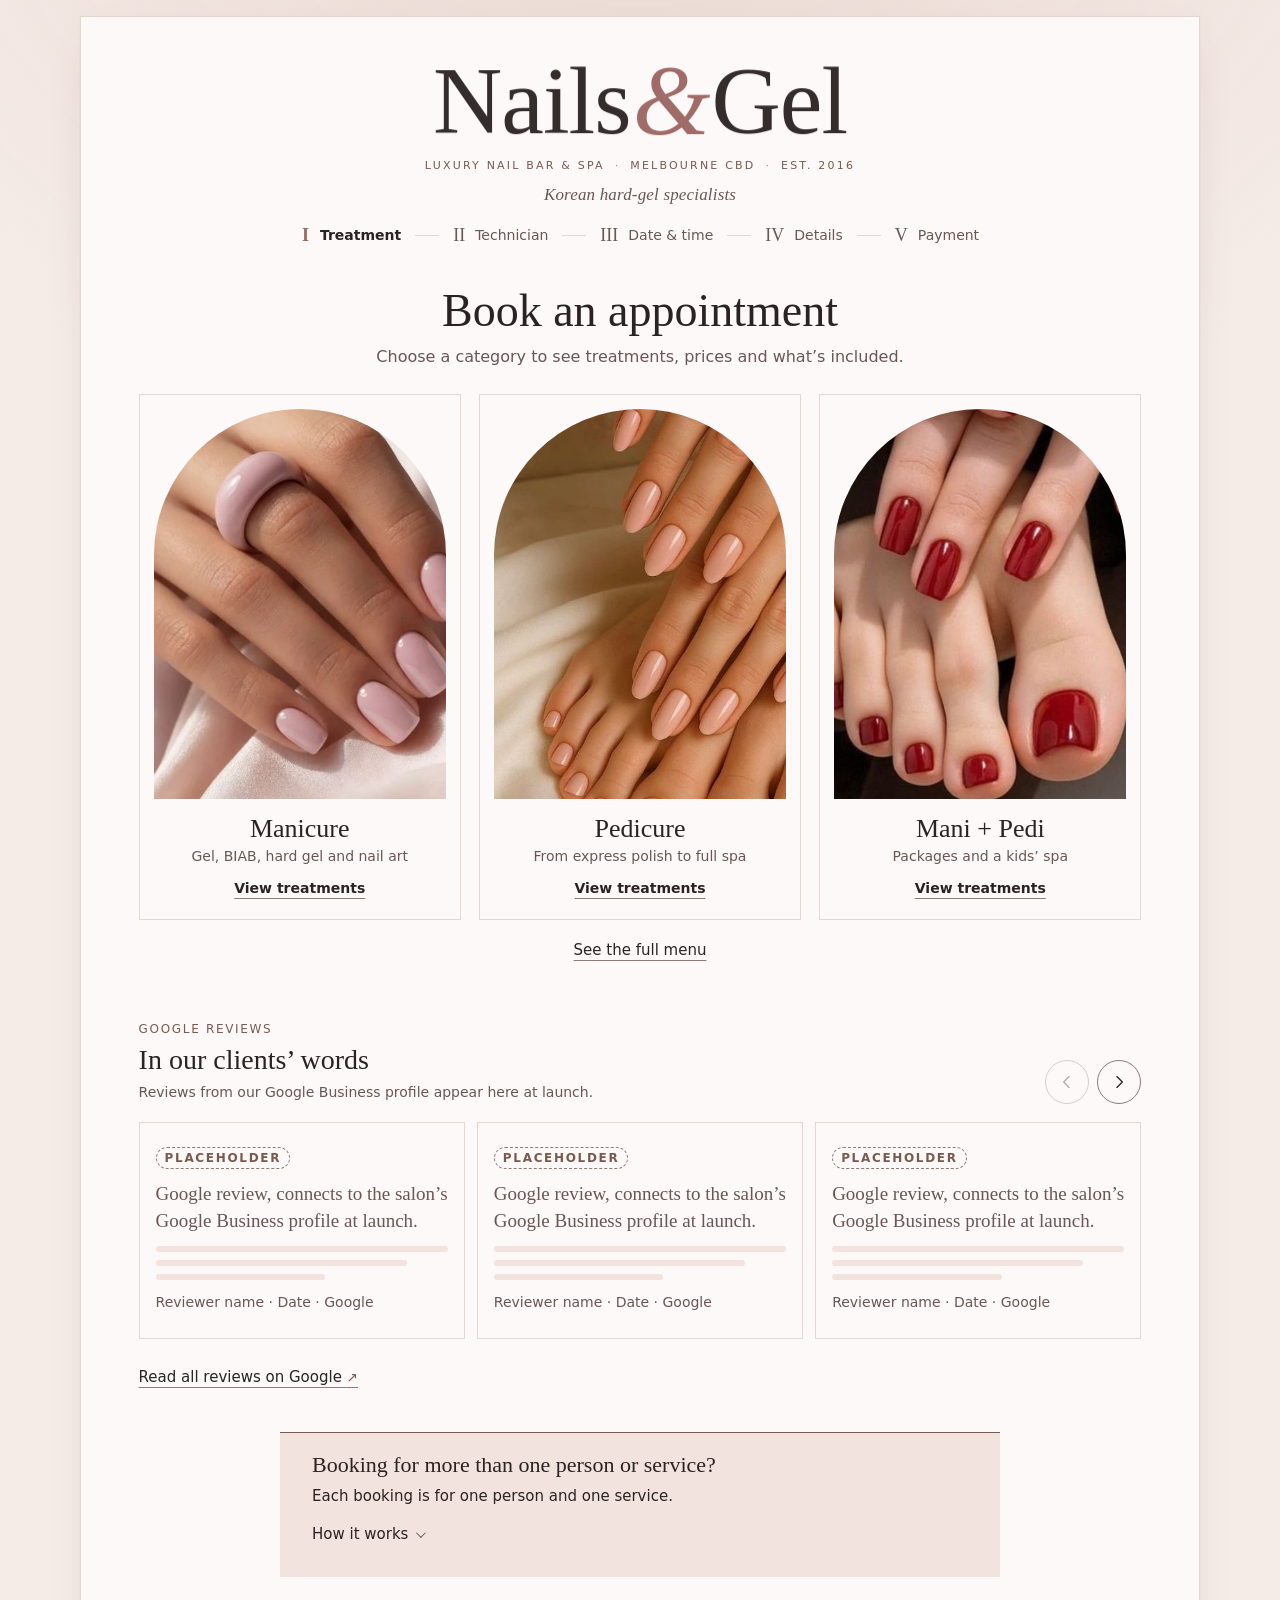
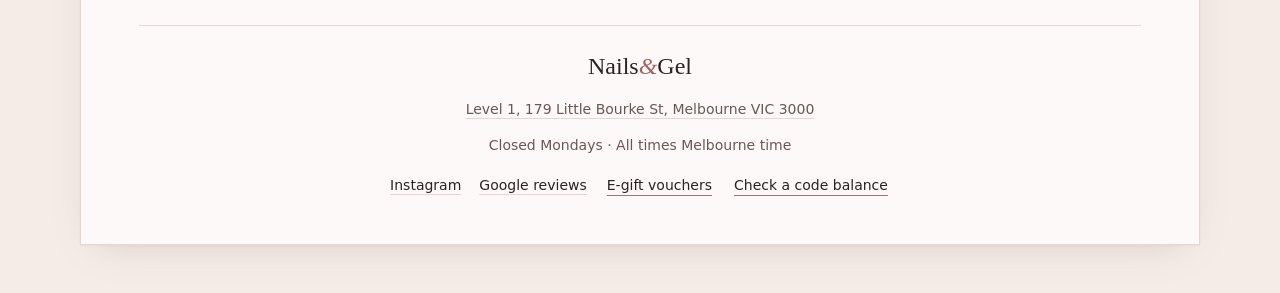
<file: index.html>
<!doctype html>
<html lang="en">
<head>
<meta charset="utf-8">
<meta name="viewport" content="width=device-width, initial-scale=1">
<title>Nails&amp;Gel · Book an appointment</title>
<meta http-equiv="refresh" content="0; url=demo/">
<link rel="canonical" href="demo/">
</head>
<body>
<p><a href="demo/">Continue to Nails&amp;Gel booking</a></p>
</body>
</html>
</file>
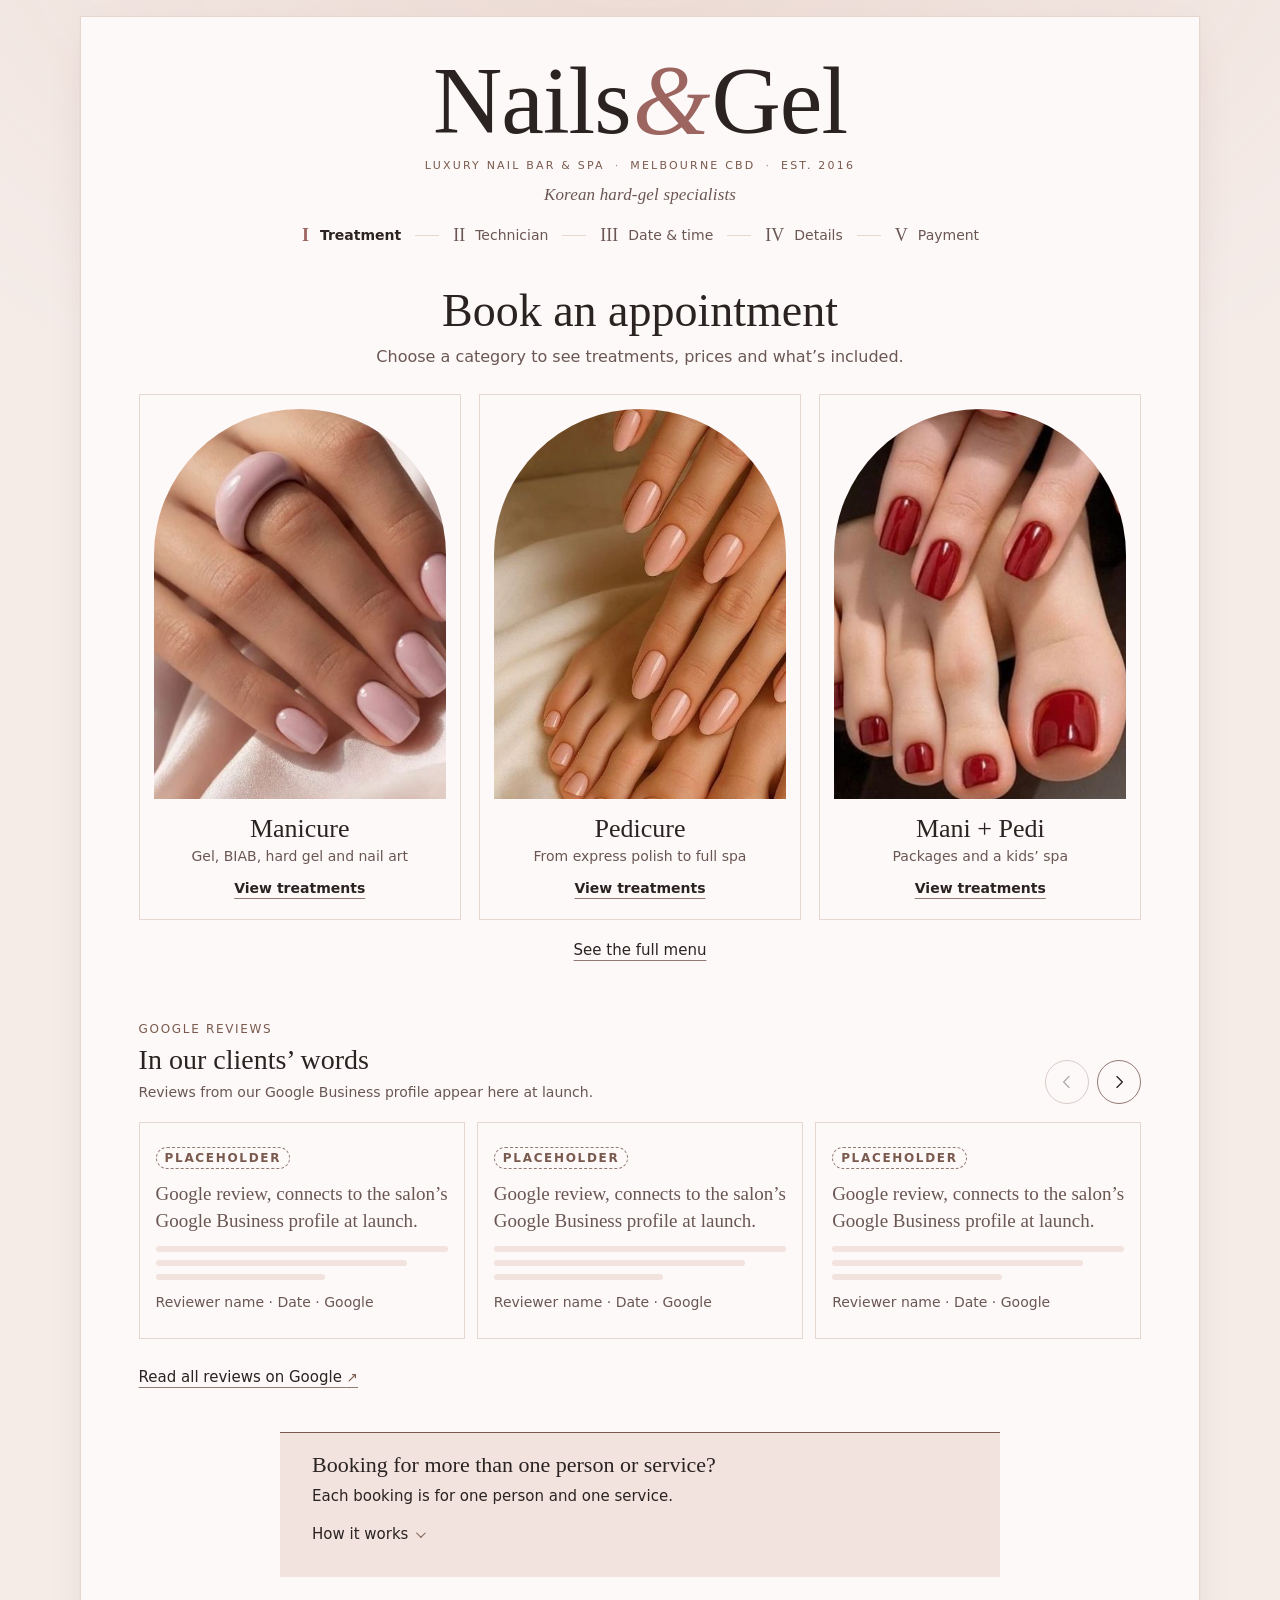
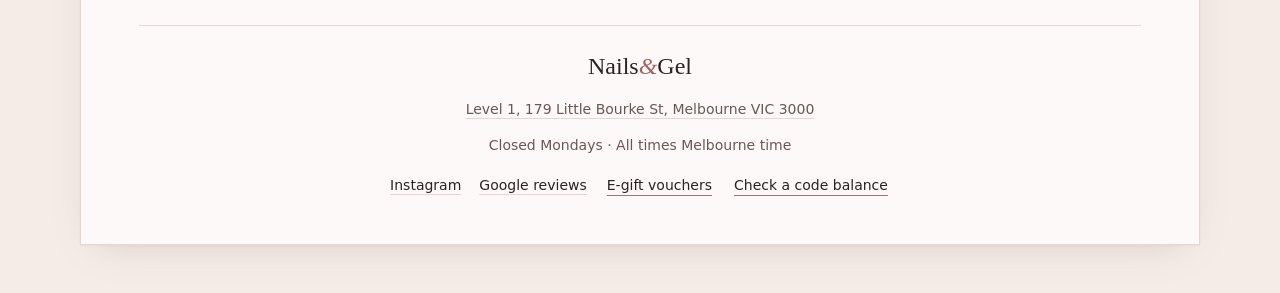
<file: demo/index.html>
<!doctype html>
<html lang="en-AU">
<head>
<meta charset="utf-8">
<meta name="viewport" content="width=device-width, initial-scale=1, viewport-fit=cover">
<meta http-equiv="Content-Security-Policy" content="default-src 'none'; script-src 'self'; style-src 'self' https://fonts.googleapis.com; font-src https://fonts.gstatic.com; img-src 'self'; object-src 'none'; base-uri 'none'; form-action 'none'">
<meta name="referrer" content="strict-origin-when-cross-origin">
<title>Korean Nail Salon Melbourne CBD · Hard Gel &amp; BIAB · Nails&amp;Gel</title>
<meta name="description" content="Korean hard-gel specialists in Melbourne CBD since 2016. Hard gel, BIAB and gel manicures, spa pedicures and nail art. Level 1, 179 Little Bourke St. Book online.">
<meta property="og:type" content="website">
<meta property="og:locale" content="en_AU">
<meta property="og:site_name" content="Nails&amp;Gel">
<meta property="og:title" content="Nails&amp;Gel · Korean nail salon, Melbourne CBD">
<meta property="og:description" content="Korean hard-gel specialists in Melbourne CBD since 2016. Hard gel, BIAB and gel manicures, spa pedicures and nail art. Level 1, 179 Little Bourke St. Book online.">
<meta name="theme-color" content="#FDF9F8" media="(prefers-color-scheme: light)">
<meta name="theme-color" content="#161111" media="(prefers-color-scheme: dark)">
<link rel="preconnect" href="https://fonts.googleapis.com">
<link rel="preconnect" href="https://fonts.gstatic.com" crossorigin>
<link rel="stylesheet" href="https://fonts.googleapis.com/css2?family=Hanken+Grotesk:wght@400;500;600&amp;family=Instrument+Serif:ital@0;1&amp;display=swap">
<link rel="stylesheet" href="assets/style.css">
<!-- JSON-LD is a data block, not an executed script, so script-src 'self' does not block it.
     No aggregateRating and no openingHours until live Google data and confirmed hours exist. -->
<script type="application/ld+json">
{"@context":"https://schema.org","@type":"NailSalon","name":"Nails&Gel","description":"Luxury nail bar and spa. Korean hard-gel specialists in Melbourne CBD.","foundingDate":"2016","address":{"@type":"PostalAddress","streetAddress":"Level 1, 179 Little Bourke St","addressLocality":"Melbourne","addressRegion":"VIC","postalCode":"3000","addressCountry":"AU"},"sameAs":["https://www.instagram.com/nailangelmelbourne/"]}
</script>
<script src="assets/app.js" defer></script>
</head>
<body>
<!--BODY-->
<a class="skip" href="#main">Skip to booking</a>
<div class="maison" data-step="0">
  <header class="mast">
    <a class="wordmark" href="./" data-reset aria-label="Nails&amp;Gel, start a new booking">Nails<span class="amp">&amp;</span>Gel</a>
    <p class="tagline"><span>Luxury nail bar &amp; spa</span><span>Melbourne CBD</span><span>Est. 2016</span></p>
    <p class="subtitle">Korean hard-gel specialists</p>
  </header>
  <nav class="progress" id="progress" aria-label="Booking steps"></nav>
  <div class="layout" id="layout">
    <main id="main" tabindex="-1"></main>
    <aside class="summary" id="summary" aria-label="Your booking"></aside>
  </div>
  <footer class="foot">
    <span class="fw">Nails<i>&amp;</i>Gel</span>
    <a href="https://www.google.com/maps/search/?api=1&amp;query=Level%201%2C%20179%20Little%20Bourke%20St%2C%20Melbourne%20VIC%203000" target="_blank" rel="noopener noreferrer">Level 1, 179 Little Bourke St, Melbourne <span class="nowrap">VIC 3000</span><span class="sr-only"> (map, opens in a new tab)</span></a>
    <span>Closed Mondays · All times Melbourne time</span>
    <span class="foot-links">
      <a href="https://www.instagram.com/nailangelmelbourne/" target="_blank" rel="noopener noreferrer">Instagram<span class="sr-only"> (opens in a new tab)</span></a>
      <a href="https://www.google.com/maps/search/?api=1&amp;query=Nail%26Gel%20179%20Little%20Bourke%20St%20Melbourne" target="_blank" rel="noopener noreferrer">Google reviews<span class="sr-only"> (opens in a new tab)</span></a>
      <button type="button" class="textlink" data-note="E-gift vouchers" data-target="footnote">E-gift vouchers</button>
      <button type="button" class="textlink" data-note="Code balance check" data-target="footnote">Check a code balance</button>
    </span>
    <span class="inline-note" id="footnote" aria-live="polite"></span>
  </footer>
</div>
<div class="bar" id="bar" role="region" aria-label="Current booking" hidden>
  <button type="button" class="bar-sum" data-action="open-sheet" aria-haspopup="dialog" aria-controls="sheet">
    <span class="bar-t"></span>
    <span class="bar-s"></span>
  </button>
  <button type="button" class="bar-cta" hidden>Continue</button>
  <p class="bar-due" hidden>Due today <b class="num">$30</b></p>
</div>
<dialog class="sheet" id="sheet" aria-labelledby="sheet-h">
  <h2 id="sheet-h">Your booking</h2>
  <div id="sheet-body" class="sheet-body"></div>
  <button type="button" class="btn ghost" data-action="close-sheet">Close</button>
</dialog>
<div id="live" class="sr-only" aria-live="polite" aria-atomic="true"></div>
<!--/BODY-->
</body>
</html>
</file>
<file: demo/assets/style.css>
/* Nails&Gel · booking demo
   Type: Instrument Serif (display, italic ampersand) + Hanken Grotesk (text, 400/500/600)
   Palette: blush porcelain with a rose-brown accent. Text pairs meet WCAG 2.2 AA (see README).
   Motion is added only inside prefers-reduced-motion:no-preference. */

/* Metric-adjusted fallback so the swap to Instrument Serif doesn't reflow the wordmark. */
@font-face{font-family:"Serif Fallback";src:local("Georgia"),local("Times New Roman");size-adjust:86%;ascent-override:92%}

:root{
  color-scheme:light;
  --bg:#F5ECE8; --wash:#EBD8D1; --surface:#FDF9F8; --blush:#F2E3DE;
  --ink:#2A2322; --muted:#6A5754; --accent:#7A5A4E; --rose:#9C6560;
  --line:#E6D6D0; --field:#927A75; --ok:#3E6B52; --warn:#8A4B2F; --err:#9B2F24;
  --on-ink:#FDF9F8; --pay-bg:#000; --pay-fg:#fff;
  --shadow:0 1px 2px rgba(42,35,34,.04),0 12px 40px -18px rgba(122,90,78,.28);
  --display:"Instrument Serif","Serif Fallback","Iowan Old Style","Palatino Linotype",Palatino,Georgia,serif;
  --body:"Hanken Grotesk",system-ui,-apple-system,"Segoe UI",Roboto,"Helvetica Neue",Arial,"Apple SD Gothic Neo","Noto Sans KR","Malgun Gothic",sans-serif;
  --r:2px;
  --s1:4px; --s2:8px; --s3:12px; --s4:16px; --s5:24px; --s6:32px; --s7:48px; --s8:64px;
  --gutter:20px;
}
@media (prefers-color-scheme:dark){
  :root:not([data-theme="light"]){
    color-scheme:dark;
    --bg:#161111; --wash:#2A1D1C; --surface:#1F1918; --blush:#2A201F;
    --ink:#F4EBE8; --muted:#BDACA8; --accent:#E2BCB1; --rose:#E7B7B1;
    --line:#3A2F2D; --field:#8A7671; --ok:#8CC7A5; --warn:#E9A98C; --err:#F2A99E;
    --on-ink:#1F1918; --pay-bg:#fff; --pay-fg:#000;
    --shadow:0 12px 40px -18px rgba(0,0,0,.6);
  }
}
:root[data-theme="dark"]{
  color-scheme:dark;
  --bg:#161111; --wash:#2A1D1C; --surface:#1F1918; --blush:#2A201F;
  --ink:#F4EBE8; --muted:#BDACA8; --accent:#E2BCB1; --rose:#E7B7B1;
  --line:#3A2F2D; --field:#8A7671; --ok:#8CC7A5; --warn:#E9A98C; --err:#F2A99E;
  --on-ink:#1F1918; --pay-bg:#fff; --pay-fg:#000;
  --shadow:0 12px 40px -18px rgba(0,0,0,.6);
}

*,*::before,*::after{box-sizing:border-box}
html{-webkit-text-size-adjust:100%;background:var(--bg)}
body{
  margin:0;min-height:100vh;
  background:radial-gradient(120% 60% at 50% -10%,var(--wash) 0%,transparent 60%),var(--bg);
  color:var(--ink);font-family:var(--body);font-size:16px;line-height:1.55;
  padding:16px 16px 48px;-webkit-font-smoothing:antialiased;overflow-x:hidden;
}
img{display:block;max-width:100%}
button,input,select{font:inherit;color:inherit}
button{cursor:pointer}
a{color:inherit}
svg{flex:none}
:focus-visible{outline:2px solid var(--ink);outline-offset:3px;border-radius:var(--r)}
.sr-only{position:absolute!important;width:1px;height:1px;padding:0;margin:-1px;overflow:hidden;clip:rect(0,0,0,0);white-space:nowrap;border:0}
.num{font-variant-numeric:tabular-nums lining-nums}
[hidden]{display:none!important}
.skip{position:absolute;left:12px;top:-80px;background:var(--ink);color:var(--on-ink);padding:12px 18px;z-index:50;text-decoration:none;font-weight:600}
.skip:focus{top:12px}

/* ---------- Frame: one hairline on desktop, none on phones ---------- */
.maison{max-width:1120px;margin-inline:auto;background:var(--surface);border:1px solid var(--line);box-shadow:var(--shadow);
  padding:32px clamp(20px,4.5vw,64px) 36px;position:relative}
@media (max-width:639px){
  body{padding:0;background:var(--surface)}
  .maison{border:0;box-shadow:none;padding:20px var(--gutter) 32px;min-height:100vh}
}

/* ---------- Masthead: wordmark + tagline only ---------- */
.mast{display:grid;justify-items:center;gap:8px;padding-top:4px;text-align:center}
.wordmark{font-family:var(--display);font-weight:400;font-size:clamp(44px,12vw,96px);line-height:.95;letter-spacing:-.01em;color:var(--ink);text-decoration:none;border-radius:var(--r)}
.wordmark .amp{font-style:italic;color:var(--rose);padding-inline:.02em;font-size:1.04em}
.tagline{margin:0;font-size:11px;font-weight:500;letter-spacing:.2em;text-transform:uppercase;color:var(--accent);line-height:1.8;
  display:flex;flex-wrap:wrap;justify-content:center;column-gap:.9em}
.tagline span{white-space:nowrap}
.tagline span+span::before{content:"·";margin-inline-end:.9em;opacity:.7}
.subtitle{margin:0;font:italic 17px/1.3 var(--display);color:var(--muted);letter-spacing:.01em}
@media (max-width:479px){
  .tagline span:first-child{flex-basis:100%}
  .tagline span:nth-child(2)::before{content:none}
}
@media (max-width:919px){
  .maison:not([data-step="0"]) .wordmark{font-size:34px;padding-block:5px;margin-block:-5px} /* 44px tap target, same layout */
  .maison:not([data-step="0"]) .subtitle{display:none} /* compact masthead: wordmark + tagline only */
  .maison:not([data-step="0"]) .mast{gap:2px}
}

/* ---------- Progress ---------- */
.progress{margin:20px auto 0;max-width:760px}
.progress ol{list-style:none;margin:0;padding:0;display:flex;justify-content:center;counter-reset:s}
.progress li{display:flex;align-items:center;gap:10px;font-size:14px;color:var(--muted);counter-increment:s;white-space:nowrap}
.progress li::before{content:counter(s,upper-roman);font-family:var(--display);font-size:18px;color:var(--muted);min-width:1ch;text-align:center}
.progress li:not(:last-child){margin-inline-end:14px}
.progress li:not(:last-child)::after{content:"";display:block;width:24px;height:1px;background:var(--line);margin-inline-start:4px}
.progress li[aria-current="step"]{color:var(--ink);font-weight:600}
.progress li[aria-current="step"]::before{color:var(--rose)}
.progress li.is-done{color:var(--accent)}
.progress li button{background:none;border:0;padding:0 2px;min-height:44px;color:inherit;font:inherit;text-decoration:underline;text-decoration-color:var(--line);text-underline-offset:5px}
@media (hover:hover){.progress li button:hover{text-decoration-color:currentColor}}
.pbar{display:grid;gap:8px}
.pbar .lbl{font-size:13px;color:var(--muted)}
.pbar .lbl b{color:var(--ink);font-weight:600}
.pbar .track{display:grid;grid-template-columns:repeat(5,1fr);gap:4px;width:100%}
.pbar .track i{height:2px;background:var(--line)}
.pbar .track i.on{background:var(--accent)}
@media (min-width:760px){.pbar{display:none}}
@media (max-width:759px){
  /* still read by screen readers on phones (bug B4) */
  .progress ol{position:absolute;width:1px;height:1px;overflow:hidden;clip:rect(0 0 0 0);white-space:nowrap}
}
.maison[data-step="0"] .progress{margin-top:16px}

/* ---------- Layout and type ---------- */
.layout{display:grid;grid-template-columns:minmax(0,1fr);gap:32px;margin-top:24px;align-items:start}
@media (min-width:920px){.layout.has-aside{grid-template-columns:minmax(0,1fr) 300px;gap:48px}}
.layout:not(.has-aside) .summary{display:none}
main{min-width:0}
main:focus{outline:none}
h1,h2,h3,h4{font-family:var(--display);font-weight:400;margin:0;text-wrap:balance;line-height:1.1}
h1{font-size:clamp(34px,5vw,46px);line-height:1.08}
h1:focus{outline:none}
h1:focus-visible{outline:2px solid var(--ink);outline-offset:4px}
.eyebrow{font-size:12px;font-weight:500;letter-spacing:.14em;text-transform:uppercase;color:var(--accent);margin:0 0 6px}
.center{text-align:center}
.lede{color:var(--muted);margin:10px 0 0;max-width:60ch}
.center .lede{margin-inline:auto}
.sectionlabel{font-family:var(--body);line-height:1.4;font-size:12px;font-weight:600;letter-spacing:.14em;text-transform:uppercase;color:var(--accent);
  margin:var(--s6) 0 var(--s3);display:flex;align-items:center;gap:12px}
.sectionlabel::after{content:"";flex:1;height:1px;background:var(--line)}
.back{display:inline-flex;align-items:center;gap:4px;min-height:44px;background:none;border:0;padding:0 4px 0 0;margin:-8px 0 var(--s3) -4px;color:var(--muted);font-size:15px;font-weight:500}
.back svg,.rv-btn svg,.calhead svg{width:20px;height:20px;fill:none;stroke:currentColor;stroke-width:1.6;stroke-linecap:round;stroke-linejoin:round}
@media (hover:hover){.back:hover{color:var(--ink)}}
.textlink{background:none;border:0;padding:10px 2px;min-height:44px;color:var(--ink);text-decoration:underline;text-decoration-color:var(--field);text-underline-offset:5px;font-size:15px;font-weight:500}
@media (hover:hover){.textlink:hover{text-decoration-color:var(--ink)}}
.textlink.inline{padding-block:0;min-height:0;font-size:inherit}
.inline-note{margin:4px 0 0;font-size:14px;color:var(--muted)}
.inline-note:empty{display:none}
.hint{font-size:14px;color:var(--muted);margin:8px 0 0}
.small{color:var(--muted);font-size:13px;margin:0}
.ext{font-size:.9em;color:var(--accent)}

/* ---------- Home ---------- */
.home-intro{margin-top:var(--s3)}
.cats{display:grid;grid-template-columns:1fr;gap:var(--s3);margin-top:var(--s5)}
@media (min-width:640px){.cats{grid-template-columns:repeat(3,minmax(0,1fr));gap:18px}}
.cat{display:grid;grid-template-columns:88px minmax(0,1fr) 20px;grid-template-rows:auto auto;align-items:center;gap:4px 16px;text-align:start;
  padding:12px;min-height:88px;border:1px solid var(--line);background:var(--surface);color:var(--ink)}
.cat .img{grid-row:1/span 2;width:88px;border-radius:999px 999px var(--r) var(--r);overflow:hidden;aspect-ratio:3/4;background:var(--blush)}
.cat .img img{width:100%;height:100%;object-fit:cover}
.cat .t{font-family:var(--display);font-size:26px;line-height:1.05;align-self:end}
.cat .s{font-size:14px;color:var(--muted);align-self:start;grid-column:2}
.cat::after{content:"";grid-column:3;grid-row:1/span 2;align-self:center;width:8px;height:8px;border:solid var(--accent);border-width:1.5px 1.5px 0 0;transform:rotate(45deg)}
.cat .go{display:none}
@media (hover:hover){.cat:hover{border-color:var(--accent)}}
@media (min-width:640px){
  .cat{grid-template-columns:1fr;grid-template-rows:none;text-align:center;justify-items:center;padding:14px 14px 20px}
  .cat .img{grid-row:auto;width:100%;margin-bottom:12px}
  .cat .s{grid-column:auto}
  .cat::after{display:none}
  .cat .go{display:block;font-size:14px;font-weight:600;color:var(--ink);margin-top:6px;text-decoration:underline;text-decoration-color:var(--field);text-underline-offset:5px}
}
.showall{display:flex;justify-content:center;margin-top:var(--s2)}

.note{margin:var(--s6) auto 0;max-width:720px;background:var(--blush);padding:20px clamp(18px,4vw,32px);border-top:1px solid var(--accent)}
.note h2{font-size:22px}
.note p{margin:8px 0 0;font-size:15px}
.how{margin-top:4px;border:0;background:none}
.how summary{min-height:44px;display:inline-flex;align-items:center;gap:8px;font-size:15px;font-weight:500;cursor:pointer;list-style:none;padding:0}
.how summary::-webkit-details-marker{display:none}
.how p{color:var(--ink)}

/* Chevron shared by every disclosure (one icon language) */
.how summary::after,.incl summary::after,.pol summary::after,.cardpay summary::after{content:"";width:7px;height:7px;border:solid var(--accent);border-width:0 1.5px 1.5px 0;transform:rotate(45deg) translateY(-2px);flex:none}
.how[open] summary::after,.incl[open] summary::after,.pol details[open] summary::after,.cardpay[open] summary::after{transform:rotate(225deg) translate(-1px,-1px)}

/* ---------- Reviews ---------- */
.reviews{margin-top:var(--s7)}
.rv-head{display:flex;align-items:end;justify-content:space-between;gap:var(--s4)}
.rv-head h2{font-size:28px}
.rv-sub{margin:6px 0 0;font-size:14px;color:var(--muted)}
.rv-nav{display:flex;gap:8px;flex:none}
.rv-btn{width:44px;height:44px;border-radius:50%;border:1px solid var(--field);background:transparent;display:grid;place-items:center;color:var(--ink);padding:0}
.rv-btn:disabled{opacity:.35;cursor:default}
.rv-list{list-style:none;margin:var(--s4) calc(var(--gutter) * -1) 0;padding:2px var(--gutter) var(--s2);
  display:grid;grid-auto-flow:column;grid-auto-columns:min(84%,320px);gap:var(--s3);
  overflow-x:auto;overscroll-behavior-x:contain;scroll-snap-type:x mandatory;scroll-padding-inline:var(--gutter);scrollbar-width:none}
.rv-list::-webkit-scrollbar{display:none}
.rv-list:focus-visible{outline:2px solid var(--ink);outline-offset:2px}
.rv-card{scroll-snap-align:start;border:1px solid var(--line);background:var(--surface);padding:var(--s5) var(--s4);display:flex}
.rv-card figure{margin:0;display:grid;gap:var(--s3);grid-template-rows:auto 1fr auto auto;width:100%}
.rv-label{margin:0;justify-self:start;font-size:12px;font-weight:600;letter-spacing:.14em;text-transform:uppercase;color:var(--accent);border:1px dashed var(--field);padding:1px 8px;border-radius:999px}
.rv-card blockquote{margin:0;font:19px/1.4 var(--display);color:var(--muted)}
.rv-card blockquote p{margin:0}
.rv-lines{display:grid;gap:8px}
.rv-lines i{height:6px;border-radius:3px;background:var(--blush)}
.rv-lines i:nth-child(2){width:86%}
.rv-lines i:nth-child(3){width:58%}
.rv-card figcaption{font-size:14px;color:var(--muted)}
.rv-foot{margin:var(--s2) 0 0;font-size:15px}
.rv-foot a{display:inline-block;padding:11px 0;text-decoration-color:var(--field);text-underline-offset:5px;font-weight:500}
@media (min-width:640px){.rv-list{margin-inline:0;padding-inline:0;scroll-padding-inline:0}}
@media (min-width:920px){.rv-list{grid-auto-columns:calc((100% - 2*var(--s3))/3)}}

/* ---------- Footer ---------- */
.foot{margin-top:var(--s7);padding-top:22px;border-top:1px solid var(--line);display:grid;gap:2px;justify-items:center;text-align:center;font-size:14px;color:var(--muted)}
.nowrap{white-space:nowrap}
.foot .fw{font-family:var(--display);font-size:24px;color:var(--ink)}
.foot .fw i{color:var(--rose)}
.foot a{color:var(--muted);text-decoration-color:var(--line);text-underline-offset:4px;min-height:32px;display:inline-flex;align-items:center}
.foot>a{display:inline-block;min-height:0;padding:12px 0}
.foot-links{display:flex;flex-wrap:wrap;justify-content:center;gap:0 18px;margin-top:6px}
.foot-links a,.foot-links .textlink{min-height:44px;font-size:14px;color:var(--ink);font-weight:500}

/* ---------- Service list ---------- */
.cat-head{margin-bottom:var(--s2)}
.subhead{font-size:26px;margin-top:var(--s6)}
.groupnote{background:var(--blush);padding:14px 16px;font-size:15px;margin:var(--s3) 0 0;border-inline-start:2px solid var(--accent)}
/* One type size for all card copy: titles in the display face, everything else at --card-fs. */
.svc{--card-fs:15px;line-height:1.5}
.svcs{display:grid;gap:var(--s3);margin-top:var(--s4)}
main .svcs,main .subhead,main .groupnote,main .cat-head,main .allgroup>h2{max-width:760px;margin-inline:auto}
.svc{display:grid;grid-template-columns:96px minmax(0,1fr);gap:var(--s3) var(--s4);padding:var(--s4);border:1px solid var(--line);background:var(--surface);align-items:start}
.svc .media{width:96px;aspect-ratio:1;border-radius:4px;overflow:hidden;background:var(--blush)}
.svc .media img{width:100%;height:100%;object-fit:cover}
.pos-toes img{object-position:0% 100%}
.svc .body{min-width:0}
.svc h2,.svc h3,.svc h4{font-size:21px;line-height:1.2;font-weight:400}
.svc .sub{margin:2px 0 0;font-size:var(--card-fs);color:var(--ink)}
.svc .meta{margin:var(--s1) 0 0;font-size:var(--card-fs);color:var(--muted);display:flex;flex-wrap:wrap;gap:2px 10px;align-items:center}
.svc .price{margin:var(--s1) 0 0}
.prow{display:flex;flex-wrap:wrap;column-gap:10px;align-items:baseline}
.prow b{font-size:var(--card-fs);font-weight:600;white-space:nowrap}
.prow .cash{font-size:var(--card-fs);color:var(--muted);white-space:nowrap}
.key{margin:6px 0 0;font-size:var(--card-fs);display:inline-block;border:1px solid currentColor;border-radius:999px;padding:1px 9px;line-height:1.5}
.key.no{color:var(--warn)}
.key.good{color:var(--ok)}
.key.no::before{content:"✕ ";font-size:.9em}
.key.good::before{content:"✓ "}
.flag{display:inline-block;font-size:var(--card-fs);font-weight:500;border:1px dashed var(--warn);color:var(--warn);padding:0 8px;border-radius:999px;line-height:1.7}
.svc .shown{grid-column:1/-1;margin:0;font-size:var(--card-fs);font-style:italic;color:var(--muted)}
.svc .ig{grid-column:1/-1;margin:0;font-size:var(--card-fs)}
.svc .ig a{text-decoration-color:var(--field);text-underline-offset:4px;font-weight:500;display:inline-block;padding:11px 0}
.svc-foot{grid-column:1/-1;display:flex;align-items:flex-start;justify-content:space-between;gap:var(--s3);border-top:1px solid var(--line);padding-top:var(--s3)}
.svc-foot:has(.incl[open]){flex-wrap:wrap}
.incl{flex:1;min-width:0}
.incl[open]{flex-basis:100%}
.incl summary{min-height:44px;display:inline-flex;align-items:center;gap:10px;font-size:var(--card-fs);cursor:pointer;list-style:none}
.incl summary::-webkit-details-marker{display:none}
.incl .desc{margin:var(--s1) 0 0;font-size:var(--card-fs)}
.incl .tier-note{color:var(--muted)}
.incl-list{list-style:none;padding:0;margin:var(--s2) 0 0;display:grid;gap:4px;font-size:var(--card-fs)}
.incl-list .good::before{content:"✓ ";color:var(--ok)}
.incl-list .no::before{content:"✕ ";color:var(--warn)}
.incl-list .neutral::before{content:"· ";color:var(--accent);font-weight:600}
.btn-select{flex:none;min-height:44px;min-width:112px;padding:0 20px;border:1px solid var(--ink);background:transparent;color:var(--ink);
  font-size:14px;font-weight:600;letter-spacing:.08em;text-transform:uppercase;border-radius:var(--r)}
.svc-foot:has(.incl[open]) .btn-select{margin-inline-start:auto}
@media (hover:hover){.btn-select:hover{background:var(--ink);color:var(--on-ink)}}
.btn-select:active{background:var(--ink);color:var(--on-ink)}
@media (min-width:600px){.svc{grid-template-columns:120px minmax(0,1fr)}.svc .media{width:120px}}
.allgroup+.allgroup{margin-top:var(--s7)}
.allgroup>h2{font-size:32px;margin-top:var(--s5)}
.allgroup .subhead{font-size:23px}

/* Fallback plate: no honest photo exists */
.plate{display:grid;place-items:center;background:var(--blush);position:relative}
.plate::before{content:"";position:absolute;inset:6px;border:1px solid var(--line)}
.plate::after{content:"&";position:absolute;right:10px;bottom:2px;font:italic 28px/1 var(--display);color:var(--rose);opacity:.35}
.plate span{font:italic 20px/1.1 var(--display);color:var(--ink);text-align:center;padding:0 10px;position:relative}

/* Tier selector (deluxe pedicure) */
.tiers{grid-column:1/-1;border:0;margin:0;padding:0;min-width:0}
.tiers legend{font-size:var(--card-fs);color:var(--muted);padding:0;margin-bottom:6px}
.seg{display:grid;grid-template-columns:repeat(4,minmax(0,1fr));border:1px solid var(--field);border-radius:var(--r);overflow:hidden}
.seg label{position:relative;min-height:52px;display:grid;place-items:center;align-content:center;gap:4px;font-size:var(--card-fs);cursor:pointer;text-align:center;padding:6px 2px}
.seg label+label{border-inline-start:1px solid var(--field)}
.seg input{position:absolute;inset:0;margin:0;opacity:0;cursor:pointer}
.seg label.is-on,.seg label:has(input:checked){background:var(--ink);color:var(--on-ink);font-weight:600}
.seg label:has(input:focus-visible){outline:2px solid var(--ink);outline-offset:2px;z-index:1}
.seg .dots{display:flex;gap:3px}
.seg .dots i{width:5px;height:5px;border-radius:50%;border:1px solid currentColor;opacity:.8}
.seg .dots i.f{background:currentColor}

/* ---------- Technicians ---------- */
.loc{font-size:15px;color:var(--muted);margin:8px 0 0}
.techs{display:grid;gap:var(--s3);margin-top:var(--s5)}
@media (min-width:640px){.techs{grid-template-columns:1fr 1fr}}
.tech{display:grid;grid-template-columns:52px minmax(0,1fr);gap:2px 16px;align-items:start;text-align:start;padding:16px;border:1px solid var(--line);background:var(--surface);min-height:44px;color:var(--ink)}
@media (hover:hover){.tech:hover{border-color:var(--accent)}}
.tech[aria-pressed="true"]{border-color:var(--ink);background:var(--blush)}
.mono{grid-row:1/span 3;width:52px;height:52px;border-radius:50%;border:1px solid var(--accent);display:grid;place-items:center;font-family:var(--display);font-style:italic;font-size:26px;color:var(--accent);line-height:1}
.tech .n{font-family:var(--display);font-size:24px;line-height:1.1}
.tech .r{font-size:14px;font-weight:500;color:var(--accent)}
.tech .d{color:var(--muted);font-size:15px;margin-top:4px}

/* ---------- Checks ---------- */
.checks{display:grid;gap:8px}
.check{display:flex;gap:14px;align-items:flex-start;padding:12px 14px;border:1px solid var(--line);background:var(--surface);cursor:pointer;min-height:48px;font-size:15px}
@media (hover:hover){.check:hover{border-color:var(--field)}}
.check input{appearance:none;-webkit-appearance:none;flex:none;width:22px;height:22px;margin:1px 0 0;border:1.5px solid var(--field);border-radius:var(--r);background:var(--surface);display:grid;place-items:center;cursor:pointer}
.check input::after{content:"";width:6px;height:11px;border:solid var(--on-ink);border-width:0 2px 2px 0;transform:rotate(45deg) translate(-1px,-1px);opacity:0}
.check input:checked{background:var(--ink);border-color:var(--ink)}
.check input:checked::after{opacity:1}
.check input[aria-invalid="true"]{border-color:var(--err);border-width:2px}
.check:has(input:checked){border-color:var(--accent);background:var(--blush)}
.check .x{display:block;font-size:14px;color:var(--muted)}
.req{color:var(--warn)}

/* ---------- Calendar and times ---------- */
.cal{border:1px solid var(--line);background:var(--surface);padding:14px;max-width:440px}
@media (max-width:639px){.cal{border:0;padding:0;background:none}}
.calhead{display:flex;justify-content:space-between;align-items:center;margin-bottom:6px}
.calhead b{font-family:var(--display);font-weight:400;font-size:24px}
.calhead button{border:1px solid var(--field);background:transparent;width:44px;height:44px;border-radius:50%;display:grid;place-items:center;padding:0;color:var(--ink)}
.calhead button:disabled{opacity:.35;cursor:not-allowed}
.grid7{display:grid;grid-template-columns:repeat(7,minmax(0,1fr));row-gap:2px;text-align:center}
.dow{font-size:12px;font-weight:600;color:var(--muted);padding-block:6px}
.day{aspect-ratio:1;min-height:40px;border:0;background:none;display:grid;place-items:center;padding:0;min-width:0;font-size:16px;font-variant-numeric:tabular-nums;color:var(--ink)}
.day>span{width:44px;height:44px;max-width:100%;max-height:100%;border-radius:50%;display:grid;place-items:center;border:1px solid transparent;position:relative}
.day[aria-pressed="true"]>span{background:var(--ink);color:var(--on-ink)}
@media (hover:hover){.day:hover:not(:disabled)>span{border-color:var(--field)}}
.day:disabled{color:var(--muted);opacity:.45;cursor:not-allowed}
.day .we{position:absolute;bottom:5px;left:50%;transform:translateX(-50%);width:4px;height:4px;border-radius:50%;background:var(--rose)}
.day[aria-pressed="true"] .we{background:var(--on-ink)}
.legend{display:grid;gap:2px;font-size:14px;color:var(--muted);margin-top:10px}
.legend i{display:inline-block;width:6px;height:6px;border-radius:50%;background:var(--rose);margin-inline-end:8px;vertical-align:middle}
.slotgroup+.slotgroup{margin-top:var(--s4)}
.slotlabel{margin:0 0 6px;font-size:14px;color:var(--muted)}
.slots{display:grid;grid-template-columns:repeat(3,minmax(0,1fr));gap:8px;max-width:440px}
@media (min-width:640px){.slots{grid-template-columns:repeat(4,minmax(0,1fr));max-width:560px}}
.slot{min-height:48px;border:1px solid var(--field);background:var(--surface);padding:8px 4px;font-variant-numeric:tabular-nums;border-radius:var(--r);font-size:15px;color:var(--ink)}
@media (hover:hover){.slot:hover{border-color:var(--ink)}}
.slot[aria-pressed="true"]{background:var(--ink);color:var(--on-ink);border-color:var(--ink)}
.placeholder{border:1px dashed var(--field);padding:20px;text-align:center;color:var(--muted);font-family:var(--display);font-style:italic;font-size:20px;margin:0}
.addon-hint{margin:-4px 0 var(--s3)}

/* ---------- Form ---------- */
.form{display:grid;grid-template-columns:1fr;gap:var(--s4);margin-top:var(--s5)}
@media (min-width:400px){.form{grid-template-columns:1fr 1fr}}
.form>*{min-width:0}
.form>.hint{margin:0}
.full{grid-column:1/-1}
.field{display:grid;gap:6px;align-content:start}
.field>label{font-size:15px;font-weight:600}
.field input,.field select{min-height:48px;padding:10px 14px;border:1px solid var(--field);background:var(--surface);font-weight:400;border-radius:var(--r);width:100%;min-width:0;font-size:16px}
.field input:focus-visible,.field select:focus-visible{outline-offset:1px}
.field input[aria-invalid="true"]{border-color:var(--err);border-width:2px}
.err{margin:0;font-size:14px;color:var(--err);font-weight:500}
.err::before{content:"! ";font-weight:700}
.pol-ok .err{margin:6px 14px 2px}
.phone{display:grid;grid-template-columns:auto minmax(0,1fr)}
.phone select{width:auto;border-inline-end:0;border-radius:var(--r) 0 0 var(--r);padding-inline:10px 6px;background:var(--blush)}
.phone input{border-radius:0 var(--r) var(--r) 0}
.korean{margin:0;padding:12px 14px;background:var(--blush);font-size:15px;color:var(--ink);word-break:keep-all;line-break:strict}
.korean .en{display:block;font-size:14px;color:var(--muted);margin-top:2px;word-break:normal}
.legal{margin:0;font-size:14px;color:var(--muted);display:flex;flex-wrap:wrap;align-items:center;gap:0 6px;padding-inline-start:4px}
.legal .textlink{font-size:14px}
.form .sectionlabel{margin:var(--s5) 0 0}
.glance{background:var(--blush);padding:16px 18px;border-top:1px solid var(--accent)}
.glance h3{font-size:22px}
.glance ul{margin:10px 0 0;padding-inline-start:18px;display:grid;gap:6px;font-size:15px}
.glance b{font-weight:600}
.glance-foot{margin:10px 0 0;font-size:14px;color:var(--muted)}
.policies{display:grid;gap:8px}
.pol{border:1px solid var(--line);background:var(--surface)}
.pol:has(details[open]){border-color:var(--field)}
.pol details{border:0}
.pol summary{cursor:pointer;padding:10px 16px;min-height:56px;display:grid;grid-template-columns:minmax(0,1fr) auto;align-items:center;gap:0 12px;list-style:none}
.pol summary::-webkit-details-marker{display:none}
.pol summary::after{grid-row:1/span 2;grid-column:2}
.pol summary .st{font-family:var(--display);font-size:19px;line-height:1.25}
.pol summary small{grid-column:1;font-size:14px;color:var(--muted)}
.pbody{padding:0 16px 14px;font-size:15px}
.pbody p{margin:8px 0 0}
.pbody p:first-child{margin-top:0}
.pbody ul{margin:0;padding-inline-start:20px;display:grid;gap:4px}
.pol-ok{border-top:1px solid var(--line)}
.pol-ok .check{border:0;background:none}
.pol-ok:has(input:checked){background:var(--blush)}
.cta{margin-top:var(--s5);width:100%;min-height:54px;border:1px solid var(--ink);background:var(--ink);color:var(--on-ink);font-size:14px;font-weight:600;letter-spacing:.08em;text-transform:uppercase;border-radius:var(--r)}
.cta[aria-disabled="true"]{background:transparent;color:var(--muted);border-color:var(--field)}
.why{font-size:14px;color:var(--muted);margin:10px 0 0;text-align:center}
.why:empty{display:none}

/* ---------- Payment ---------- */
.recap{margin:var(--s3) 0 0;font-size:15px;color:var(--muted);max-width:480px}
.depositline{display:flex;justify-content:space-between;align-items:baseline;padding:12px 0;border-block:1px solid var(--line);margin-top:var(--s4);max-width:480px}
.depositline .due{font-size:15px;font-weight:600}
.depositline b{font-family:var(--display);font-weight:400;font-size:34px}
.depositline small{font-family:var(--body);font-size:14px;color:var(--muted)}
.deposit-note{margin:10px 0 0;font-size:14px;color:var(--muted);max-width:480px}
.deposit-note .nov{display:block;margin-top:4px;color:var(--ink)}
.paybox{display:grid;gap:12px;margin-top:var(--s5);max-width:480px}
.applepay{height:54px;border:0;border-radius:8px;background:var(--pay-bg);color:var(--pay-fg);font:500 21px/1 -apple-system,"SF Pro Text","Helvetica Neue",Arial,sans-serif;display:flex;align-items:center;justify-content:center;gap:4px;letter-spacing:-.01em}
.applepay svg{width:19px;height:23px;fill:currentColor;margin-top:-4px}
.gpay{height:54px;border:1px solid var(--field);border-radius:8px;background:#fff;color:#3c4043;font:500 19px/1 "Google Sans",Roboto,Arial,sans-serif;display:flex;align-items:center;justify-content:center;gap:6px}
.gpay svg{width:20px;height:20px}
.cardpay{border:1px solid var(--field);border-radius:8px;background:var(--surface)}
.cardpay summary{min-height:54px;display:flex;align-items:center;justify-content:center;gap:10px;font-size:16px;font-weight:600;cursor:pointer;list-style:none}
.cardpay summary::-webkit-details-marker{display:none}
.cardform{display:grid;gap:12px;grid-template-columns:1fr 1fr;padding:4px 16px 16px}
.cardform .cta{margin-top:4px}
.secure{font-size:13px;color:var(--muted);text-align:center;margin:0}

/* ---------- Summary aside ---------- */
.summary{border:1px solid var(--line);background:var(--surface);padding:22px;display:grid;gap:10px;align-content:start}
@media (min-width:920px){.summary{position:sticky;top:18px}}
.summary h2{font-size:26px}
.sm-img{aspect-ratio:16/9;overflow:hidden;border-radius:var(--r);background:var(--blush)}
.sm-img img{width:100%;height:100%;object-fit:cover}
.srow{display:flex;justify-content:space-between;gap:14px;font-size:15px;border-top:1px solid var(--line);padding-top:8px}
.srow>span:first-child{color:var(--muted);flex:none}
.srow>span:last-child{text-align:end}
.srow.total{border-top:1px solid var(--ink);padding-top:10px;font-weight:600}
.srow.total>span:first-child{color:var(--ink)}

/* ---------- Sticky bar + sheet (phones and tablets) ---------- */
.bar{display:none}
@media (max-width:919px){
  .bar{position:fixed;left:0;right:0;bottom:0;z-index:30;display:flex;align-items:center;gap:var(--s3);
    padding:10px var(--gutter) calc(10px + env(safe-area-inset-bottom));
    background:var(--surface);background:color-mix(in srgb,var(--surface) 94%,transparent);
    -webkit-backdrop-filter:blur(14px);backdrop-filter:blur(14px);border-top:1px solid var(--line)}
  .bar-sum{flex:1;min-width:0;min-height:48px;text-align:start;background:none;border:0;padding:0;color:var(--ink)}
  .bar-t{display:block;font:20px/1.15 var(--display);white-space:nowrap;overflow:hidden;text-overflow:ellipsis}
  .bar-s{display:block;font-size:13px;color:var(--muted);white-space:nowrap;overflow:hidden;text-overflow:ellipsis}
  .bar-s::after{content:" · View";color:var(--ink);text-decoration:underline;text-underline-offset:3px}
  .bar-cta{flex:none;min-height:48px;padding:0 22px;border:0;border-radius:var(--r);background:var(--ink);color:var(--on-ink);
    font-size:14px;font-weight:600;letter-spacing:.08em;text-transform:uppercase}
  .bar-cta[aria-disabled="true"]{background:var(--blush);color:var(--muted)}
  .bar-due{flex:none;margin:0;font-size:14px;color:var(--muted);text-align:end}
  .bar-due b{display:block;font:26px/1 var(--display);color:var(--ink)}
  body.has-bar{padding-bottom:calc(84px + env(safe-area-inset-bottom))}
  body.kb-open .bar{transform:translateY(110%)}
  html{scroll-padding-bottom:100px}
  .layout.has-aside .summary{display:none}
  main .cta:not(.full){display:none}
  main .why{text-align:start}
}
.sheet{margin:auto 0 0;width:100%;max-width:none;border:0;border-radius:14px 14px 0 0;padding:20px var(--gutter) calc(20px + env(safe-area-inset-bottom));
  background:var(--surface);color:var(--ink);max-height:85dvh;overflow:auto}
.sheet[open]{display:grid;gap:10px}
.sheet::backdrop{background:rgb(22 17 17 / .4)}
.sheet h2{font-size:26px}
.sheet-body{display:grid;gap:10px}
.sheet .btn{margin-top:8px;width:100%}
@media (min-width:640px){.sheet{max-width:520px;margin:auto;border-radius:6px}}

/* ---------- Buttons ---------- */
.btn{display:inline-flex;align-items:center;justify-content:center;gap:10px;min-height:48px;padding:0 24px;border:1px solid var(--ink);background:var(--ink);color:var(--on-ink);
  font-size:14px;font-weight:600;letter-spacing:.08em;text-transform:uppercase;border-radius:var(--r);text-decoration:none}
.btn.ghost{background:transparent;color:var(--ink)}
@media (hover:hover){.btn:hover{background:transparent;color:var(--ink)}.btn.ghost:hover{background:var(--ink);color:var(--on-ink)}}

/* ---------- Confirmation ---------- */
.confirm{text-align:center;padding-block:12px 8px;display:grid;gap:10px;justify-items:center}
.confirm .eyebrow{margin:6px 0 0}
.confirm .seal{width:80px;height:80px;border:1px solid var(--accent);border-radius:50%;display:grid;place-items:center;outline:1px solid var(--line);outline-offset:5px}
.confirm .seal svg{width:30px;height:30px;stroke:var(--accent);fill:none;stroke-width:1.5}
.confirm .when{font-family:var(--display);font-size:26px;line-height:1.25;margin:0}
.confirm .lede{margin:0}
.confirm .addr{margin:0;color:var(--ink)}
.confirm .actions{display:grid;gap:10px;width:100%;max-width:360px;margin-top:10px}
@media (min-width:480px){.confirm .actions{grid-template-columns:1fr 1fr;max-width:480px}}

/* ---------- Motion (only when welcome) ---------- */
@media (prefers-reduced-motion:no-preference){
  .wordmark{animation:mark .7s cubic-bezier(.2,.7,.2,1) both}
  @keyframes mark{from{opacity:0;transform:translateY(4px)}to{opacity:1;transform:none}}
  main.enter>*{animation:rise .28s ease-out both}
  main.enter>*:nth-child(2){animation-delay:.03s}
  main.enter>*:nth-child(3){animation-delay:.06s}
  @keyframes rise{from{opacity:0;transform:translateY(6px)}}
  .bar{transition:transform .22s ease}
  .bar-cta.nudge{animation:nudge .5s ease-out 1}
  @keyframes nudge{50%{transform:scale(1.04)}}
  .btn-select,.slot,.day>span,.tech,.check,.cat,.btn{transition:background-color .15s,border-color .15s,color .15s}
  .incl summary::after,.pol summary::after,.how summary::after,.cardpay summary::after{transition:transform .2s}
  html{scroll-behavior:smooth}
  :root{interpolate-size:allow-keywords}
  .pol details::details-content{height:0;overflow:clip;transition:height .25s ease,content-visibility .25s allow-discrete}
  .pol details[open]::details-content{height:auto}
}
@media (max-width:359px){
  :root{--gutter:14px}
  .grid7{margin-inline:-10px} /* 7 × 44px day targets fit at 320px */
  .tagline{font-size:10.5px;letter-spacing:.16em}
  .seg label{font-size:13px}
}
</file>
